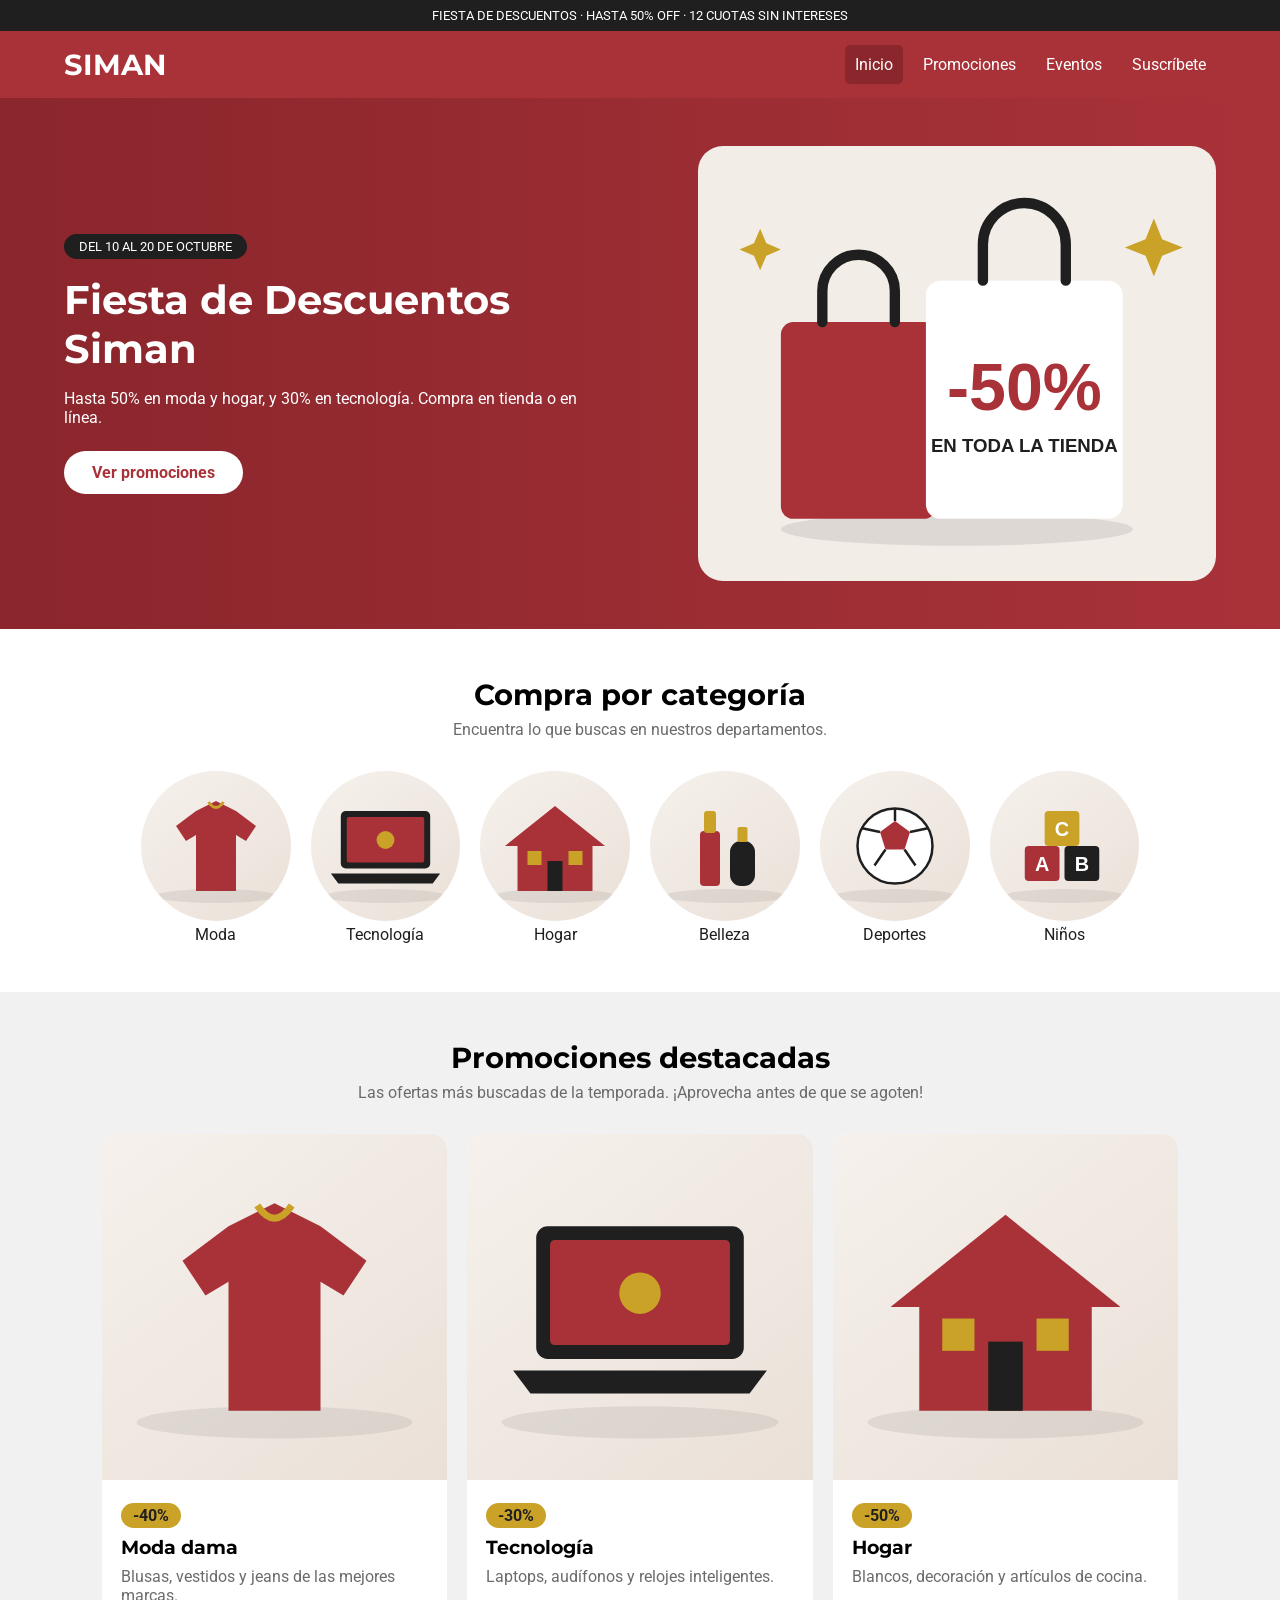
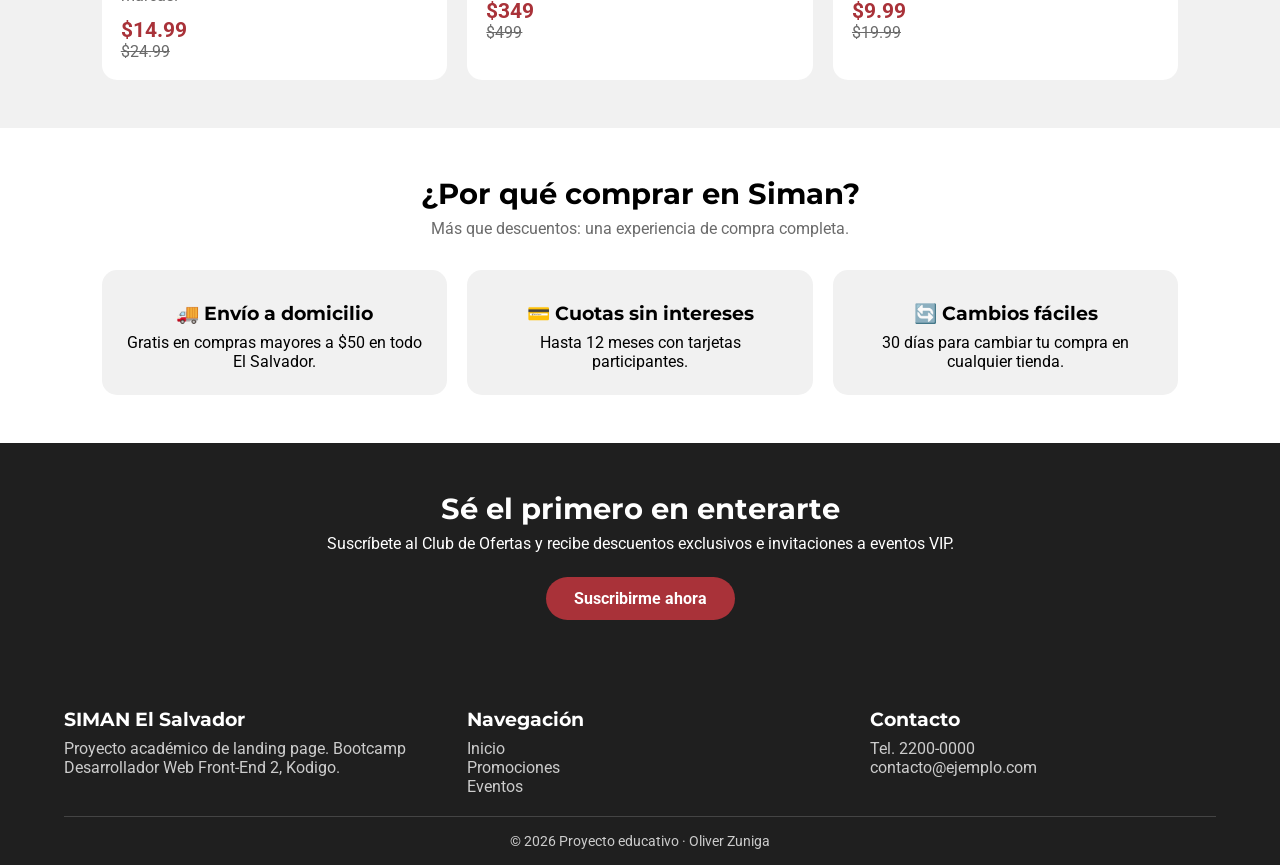
<file: index.html>
<!DOCTYPE html>
<html lang="es">

<head>
    <meta charset="UTF-8">
    <meta name="viewport" content="width=device-width, initial-scale=1.0">
    <title>Siman | Fiesta de Descuentos</title>
    <link rel="stylesheet" href="./styles.css">
</head>

<body>

    <p class="promo-bar">FIESTA DE DESCUENTOS · HASTA 50% OFF · 12 CUOTAS SIN INTERESES</p>

    <nav class="navbar">
        <h3 class="logo">SIMAN</h3>
        <ul>
            <li><a href="index.html" class="active">Inicio</a></li>
            <li><a href="promociones.html">Promociones</a></li>
            <li><a href="eventos.html">Eventos</a></li>
            <li><a href="eventos.html#suscripcion">Suscríbete</a></li>
        </ul>
    </nav>

    <header class="hero">
        <div class="half">
            <p class="badge">DEL 10 AL 20 DE OCTUBRE</p>
            <h1>Fiesta de Descuentos Siman</h1>
            <p>Hasta 50% en moda y hogar, y 30% en tecnología. Compra en tienda o en línea.</p>
            <a href="promociones.html" class="button">Ver promociones</a>
        </div>
        <img class="half" src="img/hero.svg" alt="Bolsas de compras con un letrero de 50% de descuento">
    </header>

    <main>
        <section class="section">
            <h2>Compra por categoría</h2>
            <p class="subtitle">Encuentra lo que buscas en nuestros departamentos.</p>

            <div class="categories">
                <a href="promociones.html#moda" class="category"><img src="img/moda.svg" alt="Categoría moda">Moda</a>
                <a href="promociones.html#tecnologia" class="category"><img src="img/tecnologia.svg" alt="Categoría tecnología">Tecnología</a>
                <a href="promociones.html#hogar" class="category"><img src="img/hogar.svg" alt="Categoría hogar">Hogar</a>
                <a href="promociones.html#belleza" class="category"><img src="img/belleza.svg" alt="Categoría belleza">Belleza</a>
                <a href="promociones.html#deportes" class="category"><img src="img/deportes.svg" alt="Categoría deportes">Deportes</a>
                <a href="promociones.html#ninos" class="category"><img src="img/ninos.svg" alt="Categoría niños">Niños</a>
            </div>
        </section>

        <section class="section gray">
            <h2>Promociones destacadas</h2>
            <p class="subtitle">Las ofertas más buscadas de la temporada. ¡Aprovecha antes de que se agoten!</p>

            <div class="cards">
                <article class="card">
                    <img src="img/moda.svg" alt="Ilustración de una blusa">
                    <div>
                        <p class="discount">-40%</p>
                        <h3>Moda dama</h3>
                        <p>Blusas, vestidos y jeans de las mejores marcas.</p>
                        <p class="price">$14.99</p>
                        <p class="old-price">$24.99</p>
                    </div>
                </article>

                <article class="card">
                    <img src="img/tecnologia.svg" alt="Ilustración de una laptop">
                    <div>
                        <p class="discount">-30%</p>
                        <h3>Tecnología</h3>
                        <p>Laptops, audífonos y relojes inteligentes.</p>
                        <p class="price">$349</p>
                        <p class="old-price">$499</p>
                    </div>
                </article>

                <article class="card">
                    <img src="img/hogar.svg" alt="Ilustración de una casa">
                    <div>
                        <p class="discount">-50%</p>
                        <h3>Hogar</h3>
                        <p>Blancos, decoración y artículos de cocina.</p>
                        <p class="price">$9.99</p>
                        <p class="old-price">$19.99</p>
                    </div>
                </article>
            </div>
        </section>

        <section class="section">
            <h2>¿Por qué comprar en Siman?</h2>
            <p class="subtitle">Más que descuentos: una experiencia de compra completa.</p>

            <div class="benefits">
                <div class="benefit">
                    <h3>🚚 Envío a domicilio</h3>
                    <p>Gratis en compras mayores a $50 en todo El Salvador.</p>
                </div>
                <div class="benefit">
                    <h3>💳 Cuotas sin intereses</h3>
                    <p>Hasta 12 meses con tarjetas participantes.</p>
                </div>
                <div class="benefit">
                    <h3>🔄 Cambios fáciles</h3>
                    <p>30 días para cambiar tu compra en cualquier tienda.</p>
                </div>
            </div>
        </section>

        <section class="section dark">
            <h2>Sé el primero en enterarte</h2>
            <p>Suscríbete al Club de Ofertas y recibe descuentos exclusivos e invitaciones a eventos VIP.</p>
            <a href="eventos.html#suscripcion" class="button">Suscribirme ahora</a>
        </section>
    </main>

    <footer class="footer">
        <div>
            <h3>SIMAN El Salvador</h3>
            <p>Proyecto académico de landing page. Bootcamp Desarrollador Web Front-End 2, Kodigo.</p>
        </div>
        <div>
            <h3>Navegación</h3>
            <ul>
                <li><a href="index.html">Inicio</a></li>
                <li><a href="promociones.html">Promociones</a></li>
                <li><a href="eventos.html">Eventos</a></li>
            </ul>
        </div>
        <div>
            <h3>Contacto</h3>
            <ul>
                <li>Tel. 2200-0000</li>
                <li>contacto@ejemplo.com</li>
            </ul>
        </div>
        <p class="copy">© 2026 Proyecto educativo · Oliver Zuniga</p>
    </footer>

</body>

</html>
</file>
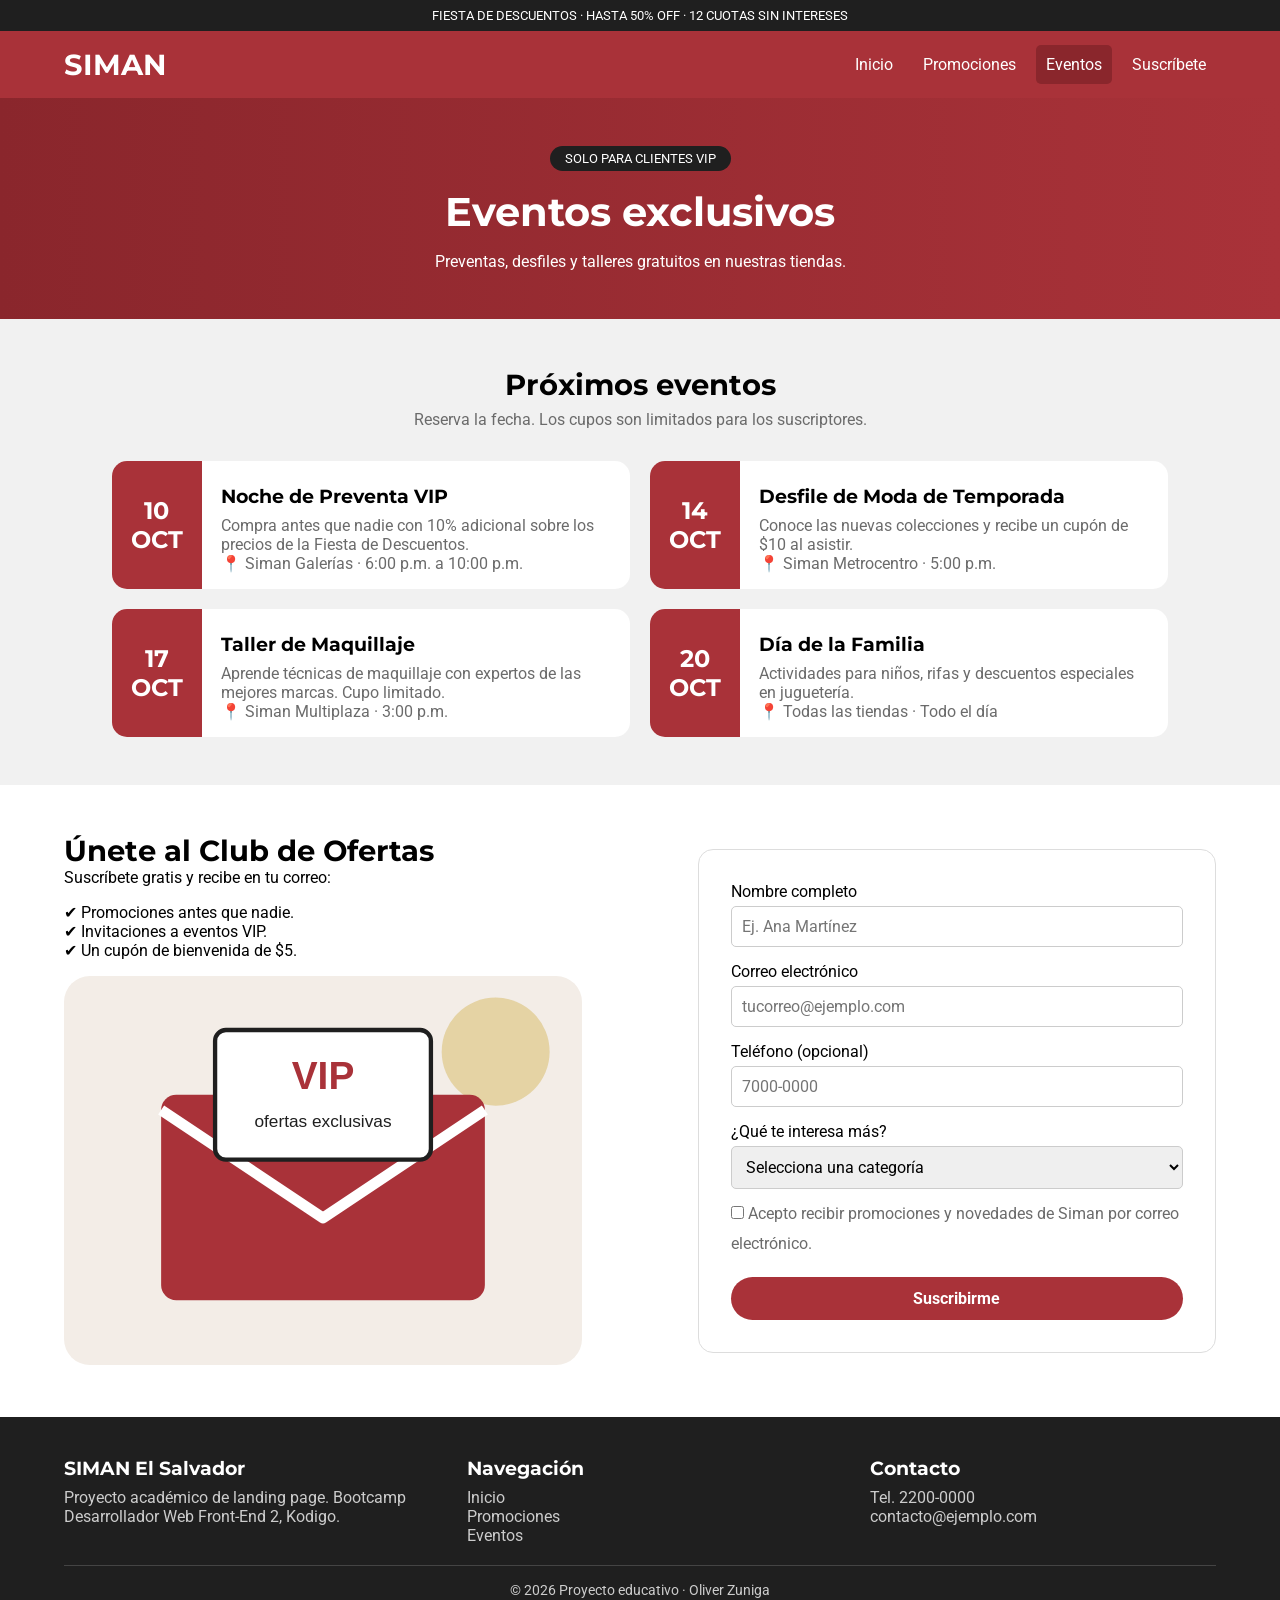
<file: eventos.html>
<!DOCTYPE html>
<html lang="es">

<head>
    <meta charset="UTF-8">
    <meta name="viewport" content="width=device-width, initial-scale=1.0">
    <title>Siman | Eventos exclusivos</title>
    <link rel="stylesheet" href="./styles.css">
</head>

<body>

    <p class="promo-bar">FIESTA DE DESCUENTOS · HASTA 50% OFF · 12 CUOTAS SIN INTERESES</p>

    <nav class="navbar">
        <h3 class="logo">SIMAN</h3>
        <ul>
            <li><a href="index.html">Inicio</a></li>
            <li><a href="promociones.html">Promociones</a></li>
            <li><a href="eventos.html" class="active">Eventos</a></li>
            <li><a href="eventos.html#suscripcion">Suscríbete</a></li>
        </ul>
    </nav>

    <header class="page-title">
        <p class="badge">SOLO PARA CLIENTES VIP</p>
        <h1>Eventos exclusivos</h1>
        <p>Preventas, desfiles y talleres gratuitos en nuestras tiendas.</p>
    </header>

    <main>
        <section class="section gray">
            <h2>Próximos eventos</h2>
            <p class="subtitle">Reserva la fecha. Los cupos son limitados para los suscriptores.</p>

            <div class="events">
                <article class="event">
                    <div class="day">
                        <p>10</p>
                        <p>OCT</p>
                    </div>
                    <div>
                        <h3>Noche de Preventa VIP</h3>
                        <p>Compra antes que nadie con 10% adicional sobre los precios de la Fiesta de Descuentos.</p>
                        <p>📍 Siman Galerías · 6:00 p.m. a 10:00 p.m.</p>
                    </div>
                </article>

                <article class="event">
                    <div class="day">
                        <p>14</p>
                        <p>OCT</p>
                    </div>
                    <div>
                        <h3>Desfile de Moda de Temporada</h3>
                        <p>Conoce las nuevas colecciones y recibe un cupón de $10 al asistir.</p>
                        <p>📍 Siman Metrocentro · 5:00 p.m.</p>
                    </div>
                </article>

                <article class="event">
                    <div class="day">
                        <p>17</p>
                        <p>OCT</p>
                    </div>
                    <div>
                        <h3>Taller de Maquillaje</h3>
                        <p>Aprende técnicas de maquillaje con expertos de las mejores marcas. Cupo limitado.</p>
                        <p>📍 Siman Multiplaza · 3:00 p.m.</p>
                    </div>
                </article>

                <article class="event">
                    <div class="day">
                        <p>20</p>
                        <p>OCT</p>
                    </div>
                    <div>
                        <h3>Día de la Familia</h3>
                        <p>Actividades para niños, rifas y descuentos especiales en juguetería.</p>
                        <p>📍 Todas las tiendas · Todo el día</p>
                    </div>
                </article>
            </div>
        </section>

        <section class="section subscription" id="suscripcion">
            <div class="half">
                <h2>Únete al Club de Ofertas</h2>
                <p>Suscríbete gratis y recibe en tu correo:</p>
                <ul>
                    <li>✔ Promociones antes que nadie.</li>
                    <li>✔ Invitaciones a eventos VIP.</li>
                    <li>✔ Un cupón de bienvenida de $5.</li>
                </ul>
                <img src="img/suscripcion.svg" alt="Sobre de correo con una tarjeta VIP de ofertas exclusivas">
            </div>

            <form class="form half" action="#" method="post">
                <label for="name">Nombre completo</label>
                <input type="text" id="name" name="name" placeholder="Ej. Ana Martínez" required>

                <label for="email">Correo electrónico</label>
                <input type="email" id="email" name="email" placeholder="tucorreo@ejemplo.com" required>

                <label for="phone">Teléfono (opcional)</label>
                <input type="text" id="phone" name="phone" placeholder="7000-0000">

                <label for="interest">¿Qué te interesa más?</label>
                <select id="interest" name="interest">
                    <option value="">Selecciona una categoría</option>
                    <option value="fashion">Moda</option>
                    <option value="tech">Tecnología</option>
                    <option value="home">Hogar</option>
                    <option value="beauty">Belleza</option>
                    <option value="sports">Deportes</option>
                    <option value="kids">Niños</option>
                </select>

                <p class="check">
                    <input type="checkbox" id="accept" name="accept" value="yes" required>
                    <label for="accept">Acepto recibir promociones y novedades de Siman por correo electrónico.</label>
                </p>

                <button type="submit" class="button">Suscribirme</button>
            </form>
        </section>
    </main>

    <footer class="footer">
        <div>
            <h3>SIMAN El Salvador</h3>
            <p>Proyecto académico de landing page. Bootcamp Desarrollador Web Front-End 2, Kodigo.</p>
        </div>
        <div>
            <h3>Navegación</h3>
            <ul>
                <li><a href="index.html">Inicio</a></li>
                <li><a href="promociones.html">Promociones</a></li>
                <li><a href="eventos.html">Eventos</a></li>
            </ul>
        </div>
        <div>
            <h3>Contacto</h3>
            <ul>
                <li>Tel. 2200-0000</li>
                <li>contacto@ejemplo.com</li>
            </ul>
        </div>
        <p class="copy">© 2026 Proyecto educativo · Oliver Zuniga</p>
    </footer>

</body>

</html>
</file>
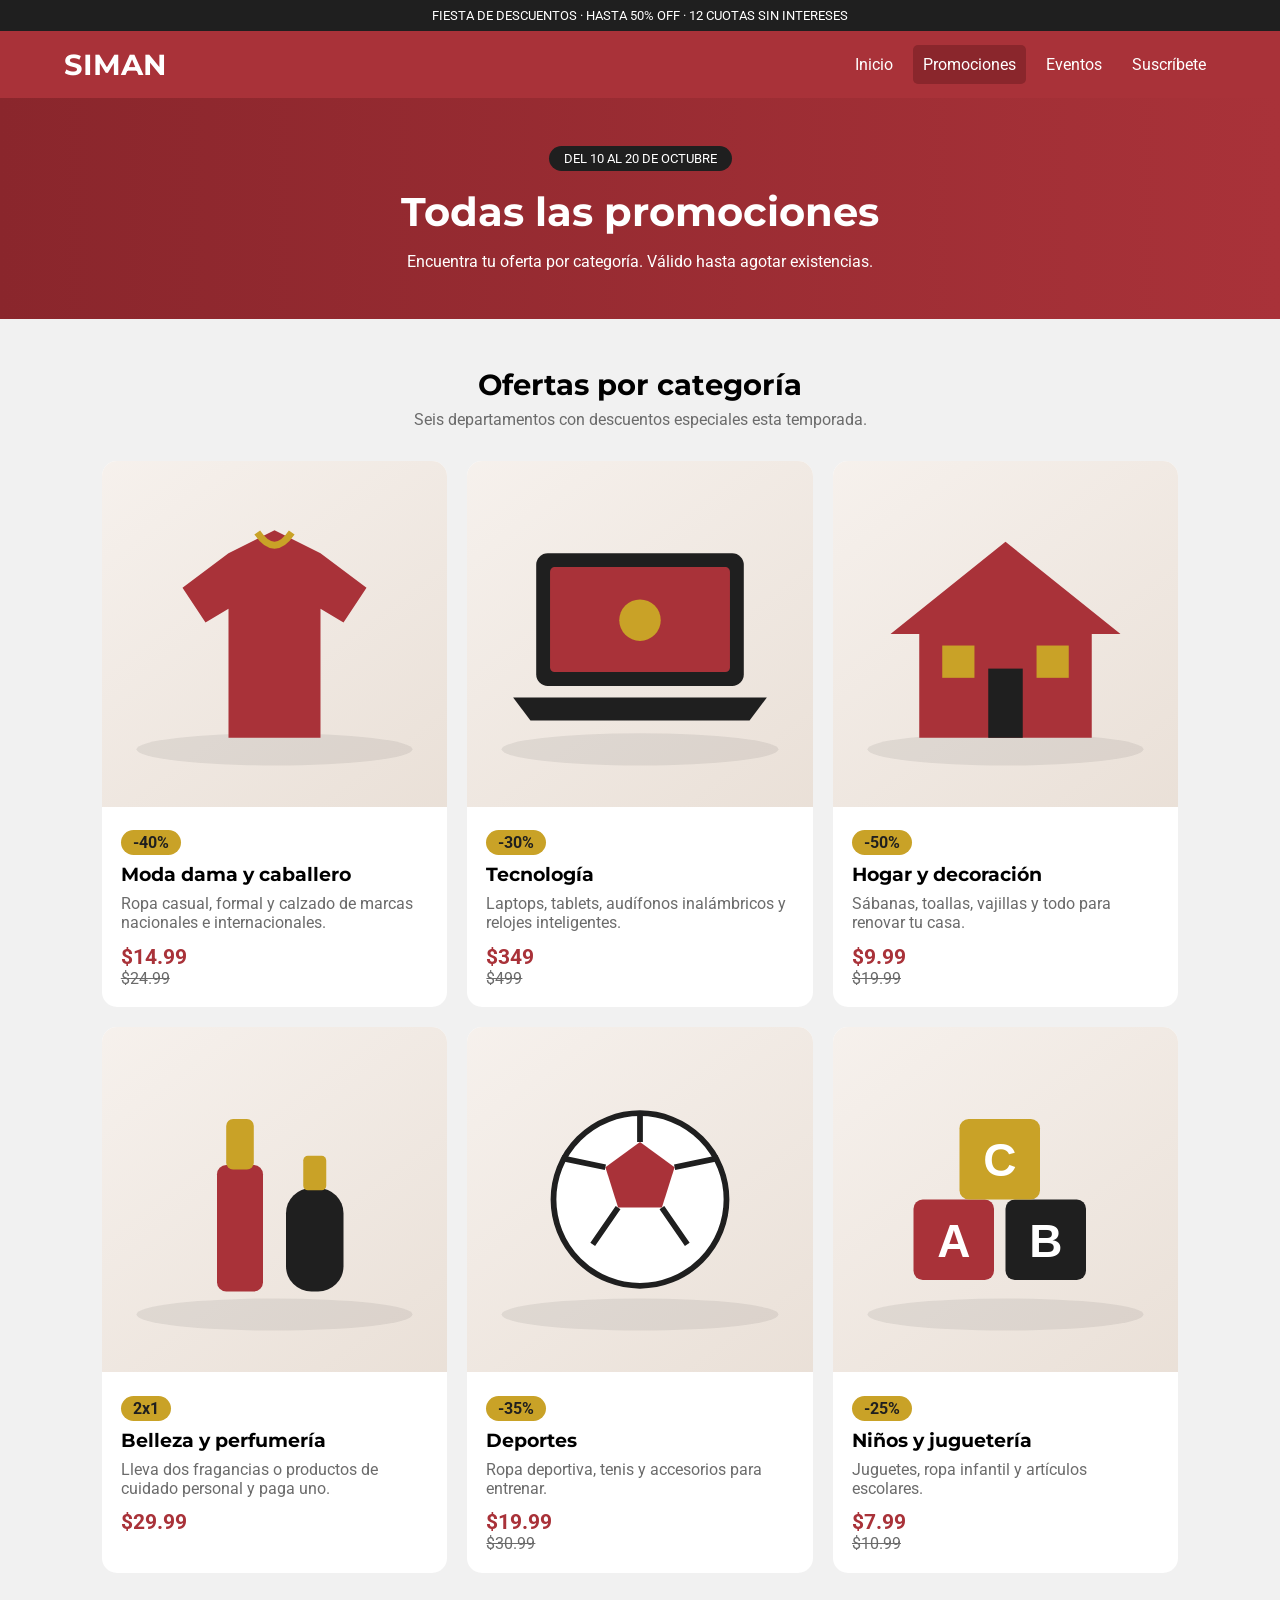
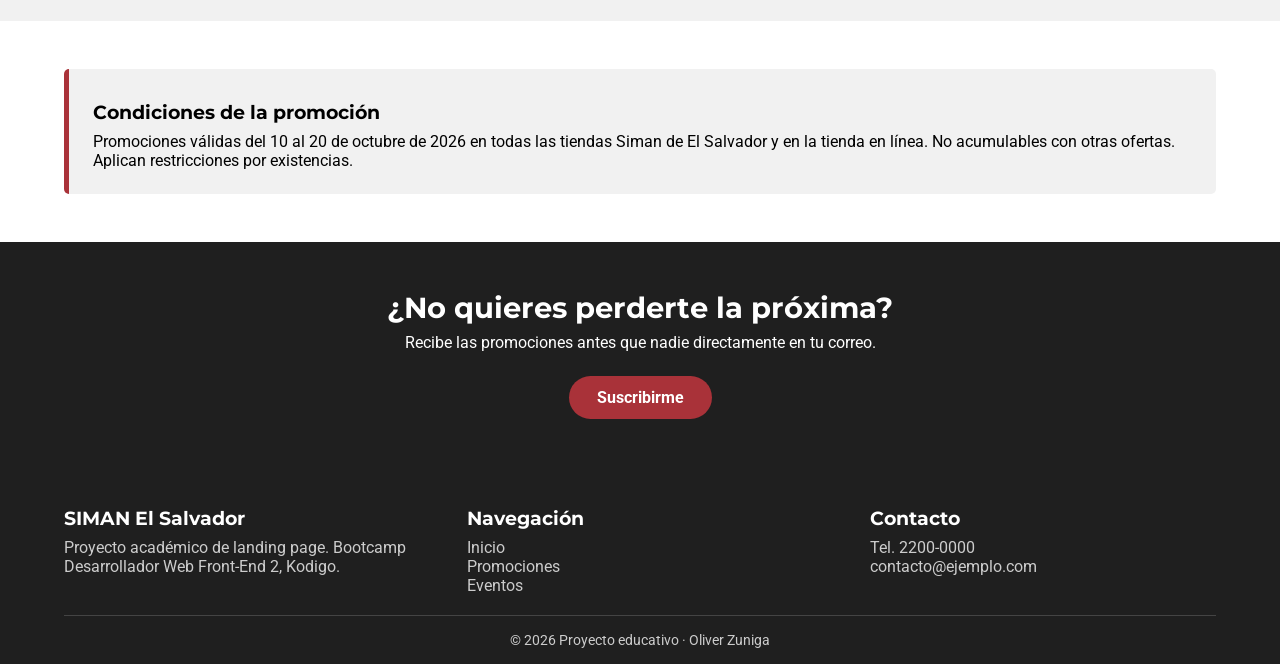
<file: promociones.html>
<!DOCTYPE html>
<html lang="es">

<head>
    <meta charset="UTF-8">
    <meta name="viewport" content="width=device-width, initial-scale=1.0">
    <title>Siman | Todas las promociones</title>
    <link rel="stylesheet" href="./styles.css">
</head>

<body>

    <p class="promo-bar">FIESTA DE DESCUENTOS · HASTA 50% OFF · 12 CUOTAS SIN INTERESES</p>

    <nav class="navbar">
        <h3 class="logo">SIMAN</h3>
        <ul>
            <li><a href="index.html">Inicio</a></li>
            <li><a href="promociones.html" class="active">Promociones</a></li>
            <li><a href="eventos.html">Eventos</a></li>
            <li><a href="eventos.html#suscripcion">Suscríbete</a></li>
        </ul>
    </nav>

    <header class="page-title">
        <p class="badge">DEL 10 AL 20 DE OCTUBRE</p>
        <h1>Todas las promociones</h1>
        <p>Encuentra tu oferta por categoría. Válido hasta agotar existencias.</p>
    </header>

    <main>
        <section class="section gray">
            <h2>Ofertas por categoría</h2>
            <p class="subtitle">Seis departamentos con descuentos especiales esta temporada.</p>

            <div class="cards">
                <article class="card" id="moda">
                    <img src="img/moda.svg" alt="Ilustración de una blusa">
                    <div>
                        <p class="discount">-40%</p>
                        <h3>Moda dama y caballero</h3>
                        <p>Ropa casual, formal y calzado de marcas nacionales e internacionales.</p>
                        <p class="price">$14.99</p>
                        <p class="old-price">$24.99</p>
                    </div>
                </article>

                <article class="card" id="tecnologia">
                    <img src="img/tecnologia.svg" alt="Ilustración de una laptop">
                    <div>
                        <p class="discount">-30%</p>
                        <h3>Tecnología</h3>
                        <p>Laptops, tablets, audífonos inalámbricos y relojes inteligentes.</p>
                        <p class="price">$349</p>
                        <p class="old-price">$499</p>
                    </div>
                </article>

                <article class="card" id="hogar">
                    <img src="img/hogar.svg" alt="Ilustración de una casa">
                    <div>
                        <p class="discount">-50%</p>
                        <h3>Hogar y decoración</h3>
                        <p>Sábanas, toallas, vajillas y todo para renovar tu casa.</p>
                        <p class="price">$9.99</p>
                        <p class="old-price">$19.99</p>
                    </div>
                </article>

                <article class="card" id="belleza">
                    <img src="img/belleza.svg" alt="Ilustración de perfumes y cremas">
                    <div>
                        <p class="discount">2x1</p>
                        <h3>Belleza y perfumería</h3>
                        <p>Lleva dos fragancias o productos de cuidado personal y paga uno.</p>
                        <p class="price">$29.99</p>
                    </div>
                </article>

                <article class="card" id="deportes">
                    <img src="img/deportes.svg" alt="Ilustración de un balón de fútbol">
                    <div>
                        <p class="discount">-35%</p>
                        <h3>Deportes</h3>
                        <p>Ropa deportiva, tenis y accesorios para entrenar.</p>
                        <p class="price">$19.99</p>
                        <p class="old-price">$30.99</p>
                    </div>
                </article>

                <article class="card" id="ninos">
                    <img src="img/ninos.svg" alt="Ilustración de cubos de juguete con letras">
                    <div>
                        <p class="discount">-25%</p>
                        <h3>Niños y juguetería</h3>
                        <p>Juguetes, ropa infantil y artículos escolares.</p>
                        <p class="price">$7.99</p>
                        <p class="old-price">$10.99</p>
                    </div>
                </article>
            </div>
        </section>

        <section class="section">
            <div class="notice">
                <h3>Condiciones de la promoción</h3>
                <p>Promociones válidas del 10 al 20 de octubre de 2026 en todas las tiendas Siman de El Salvador y en la tienda en línea. No acumulables con otras ofertas. Aplican restricciones por existencias.</p>
            </div>
        </section>

        <section class="section dark">
            <h2>¿No quieres perderte la próxima?</h2>
            <p>Recibe las promociones antes que nadie directamente en tu correo.</p>
            <a href="eventos.html#suscripcion" class="button">Suscribirme</a>
        </section>
    </main>

    <footer class="footer">
        <div>
            <h3>SIMAN El Salvador</h3>
            <p>Proyecto académico de landing page. Bootcamp Desarrollador Web Front-End 2, Kodigo.</p>
        </div>
        <div>
            <h3>Navegación</h3>
            <ul>
                <li><a href="index.html">Inicio</a></li>
                <li><a href="promociones.html">Promociones</a></li>
                <li><a href="eventos.html">Eventos</a></li>
            </ul>
        </div>
        <div>
            <h3>Contacto</h3>
            <ul>
                <li>Tel. 2200-0000</li>
                <li>contacto@ejemplo.com</li>
            </ul>
        </div>
        <p class="copy">© 2026 Proyecto educativo · Oliver Zuniga</p>
    </footer>

</body>

</html>
</file>
<file: styles.css>
@import url('https://fonts.googleapis.com/css2?family=Montserrat:wght@700;800&family=Roboto:wght@400;500&display=swap');

/* colores tomados de siman.com: #A93239 rojo, #1F1F1F negro, #F1F1F1 gris, #C9A227 dorado */

* {
    margin: 0;
    padding: 0;
    box-sizing: border-box;
    font-family: "Roboto", sans-serif;
}

.promo-bar {
    padding: 8px;
    background-color: #1F1F1F;
    color: #fff;
    text-align: center;
    font-size: 0.8rem;
}

.navbar {
    display: flex;
    flex-wrap: wrap;
    justify-content: space-between;
    align-items: center;
    gap: 10px;
    padding: 1rem 5%;
    background-color: #A93239;
}

.navbar .logo {
    font-family: "Montserrat", sans-serif;
    font-size: 1.8rem;
    color: #fff;
}

.navbar ul {
    display: flex;
    flex-wrap: wrap;
    gap: 10px;
    list-style: none;
}

.navbar ul li a {
    padding: 10px;
    border-radius: 5px;
    color: #fff;
    text-decoration: none;
    transition: background-color 0.3s;
}

.navbar ul li a:hover,
.navbar ul li a.active {
    background-color: #8A262C;
}

.hero,
.page-title {
    padding: 3rem 5%;
    background: linear-gradient(to right, #8A262C, #A93239);
    color: #fff;
}

.page-title {
    text-align: center;
}

.hero,
.subscription {
    display: flex;
    flex-wrap: wrap;
    justify-content: space-between;
    align-items: center;
    gap: 2rem;
}

/* el min-width hace que en celular las dos mitades bajen una debajo de la otra */
.half {
    width: 45%;
    min-width: 300px;
}

.badge {
    display: inline-block;
    padding: 5px 15px;
    border-radius: 20px;
    background-color: #1F1F1F;
    font-size: 0.8rem;
}

.hero h1,
.page-title h1 {
    margin: 1rem 0;
    font-family: "Montserrat", sans-serif;
    font-size: 2.5rem;
}

.button {
    display: inline-block;
    margin-top: 1.5rem;
    padding: 12px 28px;
    border: none;
    border-radius: 30px;
    background-color: #A93239;
    color: #fff;
    font-size: 1rem;
    font-weight: bold;
    text-decoration: none;
    cursor: pointer;
    transition: background-color 0.3s;
}

.button:hover {
    background-color: #8A262C;
}

.hero .button {
    background-color: #fff;
    color: #A93239;
}

.hero .button:hover {
    background-color: #F1F1F1;
}

.section {
    padding: 3rem 5%;
}

.gray {
    background-color: #F1F1F1;
}

.dark {
    background-color: #1F1F1F;
    color: #fff;
    text-align: center;
}

.dark p {
    margin-top: 0.5rem;
}

.section h2 {
    font-family: "Montserrat", sans-serif;
    font-size: 1.8rem;
    text-align: center;
}

.subtitle {
    margin: 0.5rem 0 2rem;
    color: #6B6B6B;
    text-align: center;
}

.categories,
.cards,
.benefits,
.events {
    display: flex;
    flex-wrap: wrap;
    justify-content: center;
    gap: 20px;
}

.category {
    width: 13%;
    min-width: 90px;
    color: #1F1F1F;
    text-align: center;
    text-decoration: none;
}

.category img {
    width: 100%;
    border-radius: 50%;
}

.category:hover {
    color: #A93239;
}

.card,
.benefit {
    width: 30%;
    min-width: 280px;
    border-radius: 15px;
    background-color: #fff;
}

.card img {
    width: 100%;
    border-radius: 15px 15px 0 0;
}

.card div {
    padding: 1.2rem;
}

.card h3,
.benefit h3,
.notice h3,
.event h3 {
    margin: 0.5rem 0;
    font-family: "Montserrat", sans-serif;
}

.card p,
.event p {
    color: #6B6B6B;
}

.card .discount {
    display: inline-block;
    padding: 3px 12px;
    border-radius: 20px;
    background-color: #C9A227;
    color: #1F1F1F;
    font-weight: bold;
}

.card .price {
    margin-top: 0.8rem;
    color: #A93239;
    font-size: 1.3rem;
    font-weight: bold;
}

.card .old-price {
    text-decoration: line-through;
}

.benefit {
    padding: 1.5rem;
    background-color: #F1F1F1;
    text-align: center;
}

.notice {
    padding: 1.5rem;
    border-left: 5px solid #A93239;
    border-radius: 5px;
    background-color: #F1F1F1;
}

.event {
    display: flex;
    width: 45%;
    min-width: 300px;
    border-radius: 15px;
    background-color: #fff;
}

.event div {
    padding: 1rem 1.2rem;
}

.event .day {
    display: flex;
    flex-direction: column;
    justify-content: center;
    align-items: center;
    min-width: 90px;
    border-radius: 15px 0 0 15px;
    background-color: #A93239;
}

.event .day p {
    color: #fff;
    font-family: "Montserrat", sans-serif;
    font-size: 1.5rem;
    font-weight: bold;
}

.subscription h2 {
    text-align: left;
}

.subscription ul {
    margin: 1rem 0;
    list-style: none;
}

.form {
    padding: 2rem;
    border: 1px solid #ddd;
    border-radius: 15px;
}

.form label {
    display: block;
    margin-bottom: 5px;
}

.form input,
.form select {
    width: 100%;
    margin-bottom: 15px;
    padding: 10px;
    border: 1px solid #ccc;
    border-radius: 5px;
    font-size: 1rem;
}

.form .check input {
    width: auto;
}

.form .check label {
    display: inline;
    color: #6B6B6B;
}

.form .button {
    width: 100%;
}

.footer {
    display: flex;
    flex-wrap: wrap;
    justify-content: space-between;
    gap: 20px;
    padding: 2.5rem 5% 1rem;
    background-color: #1F1F1F;
    color: #ccc;
}

.footer div {
    width: 30%;
    min-width: 200px;
}

.footer h3 {
    margin-bottom: 0.5rem;
    font-family: "Montserrat", sans-serif;
    color: #fff;
}

.footer ul {
    list-style: none;
}

.footer a {
    color: #ccc;
    text-decoration: none;
}

.footer a:hover {
    color: #C9A227;
}

.footer .copy {
    width: 100%;
    padding-top: 1rem;
    border-top: 1px solid #444;
    text-align: center;
    font-size: 0.85rem;
}
</file>
